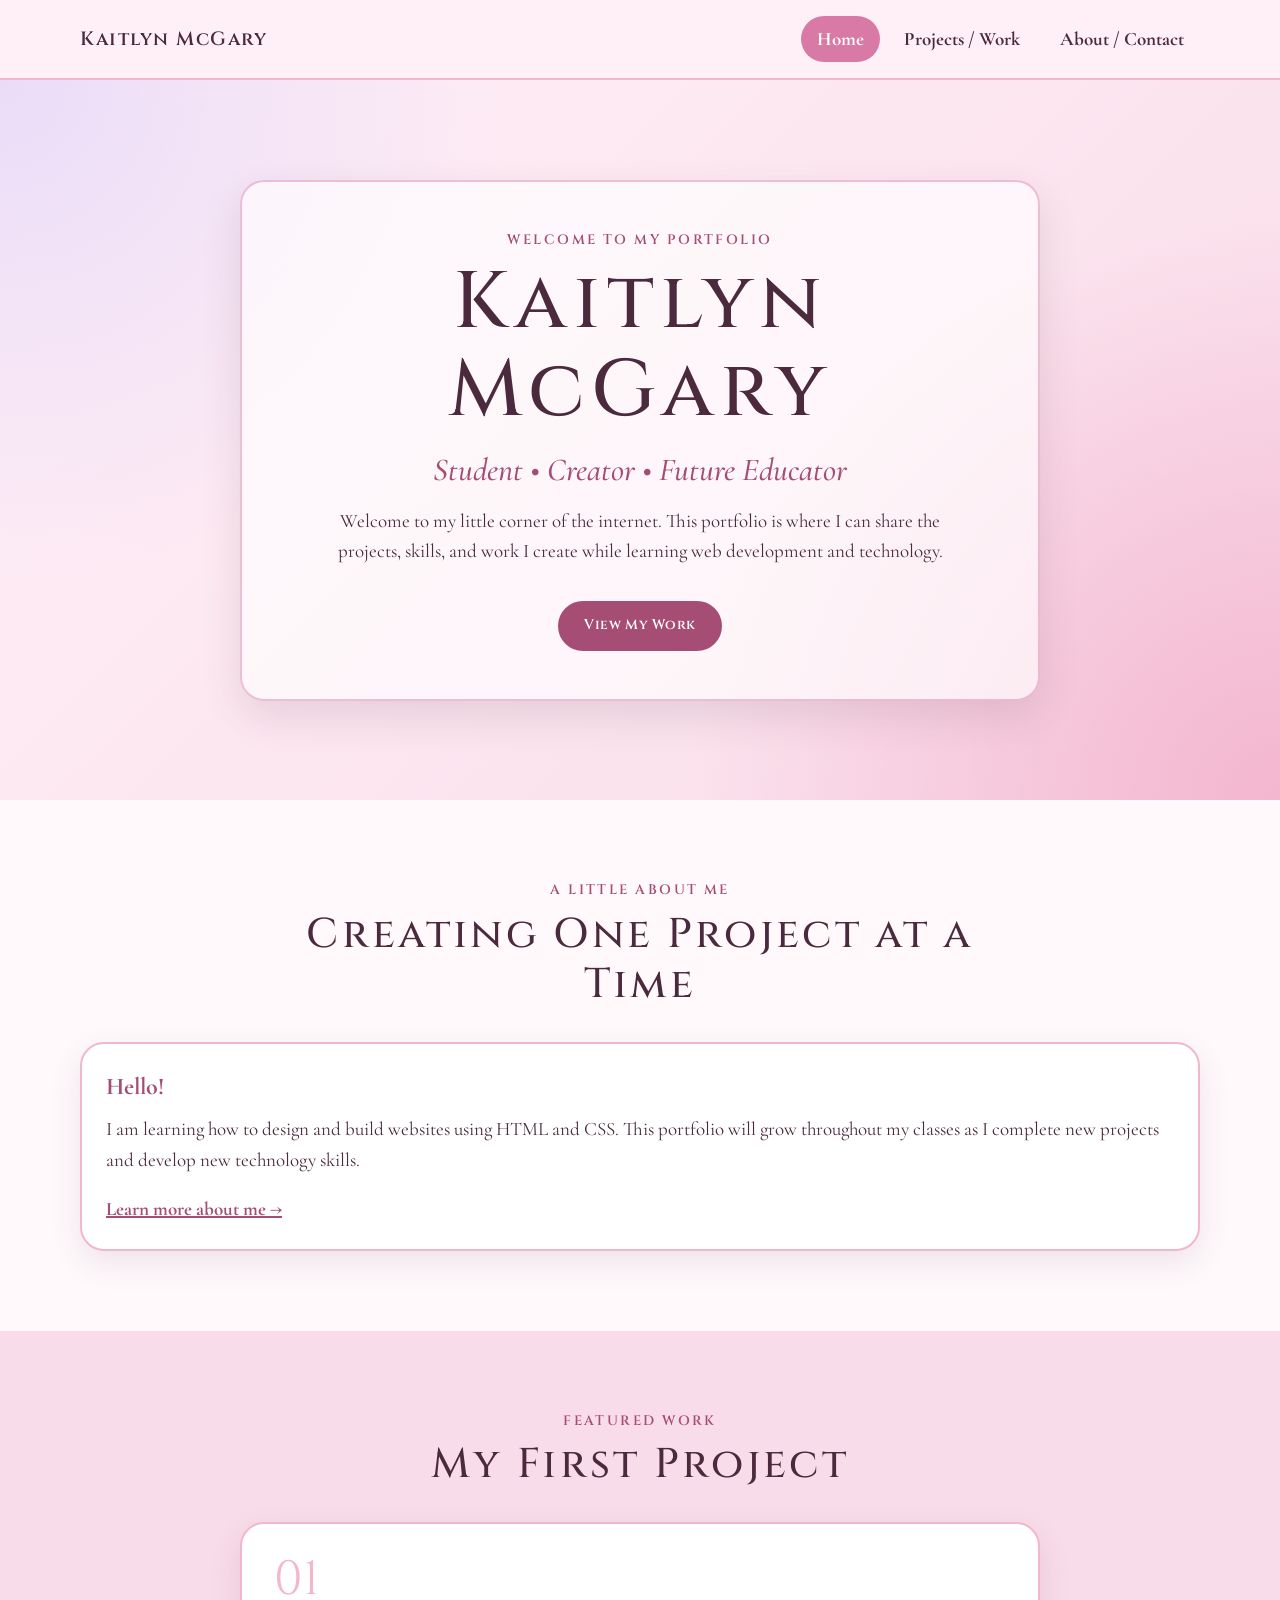
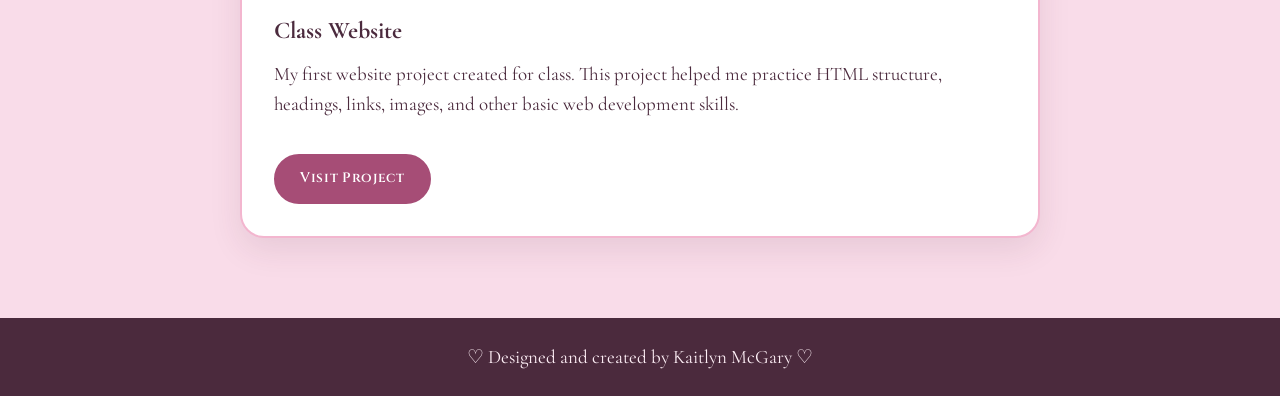
<file: index.html>
<!DOCTYPE html>
<html lang="en">
<head>
    <meta charset="UTF-8">

    <meta name="viewport" content="width=device-width, initial-scale=1.0">

    <title>Kaitlyn McGary | Home</title>

    <!-- Google Fonts -->
    <link rel="preconnect" href="https://fonts.googleapis.com">
    <link rel="preconnect" href="https://fonts.gstatic.com" crossorigin>

    <link
        href="https://fonts.googleapis.com/css2?family=Cinzel:wght@400;500;600&family=Cormorant+Garamond:wght@400;500;600;700&display=swap"
        rel="stylesheet"
    >

    <!-- CSS File -->
    <link rel="stylesheet" href="style.css">
</head>

<body>

    <header class="site-header">

        <div class="header-container">

            <a class="logo" href="index.html">
                Kaitlyn McGary
            </a>

            <nav aria-label="Main navigation">
                <ul class="nav-list">

                    <li>
                        <a class="active" href="index.html" aria-current="page">
                            Home
                        </a>
                    </li>

                    <li>
                        <a href="projects.html">
                            Projects / Work
                        </a>
                    </li>

                    <li>
                        <a href="about.html">
                            About / Contact
                        </a>
                    </li>

                </ul>
            </nav>

        </div>

    </header>


    <main>

        <!-- HERO -->
        <section id="hero">

            <div class="hero-content">

                <p class="eyebrow">
                    Welcome to my portfolio
                </p>

                <h1>
                    Kaitlyn McGary
                </h1>

                <h2>
                    Student • Creator • Future Educator
                </h2>

                <p>
                    Welcome to my little corner of the internet.
                    This portfolio is where I can share the projects,
                    skills, and work I create while learning web
                    development and technology.
                </p>

                <a class="button" href="projects.html">
                    View My Work
                </a>

            </div>

        </section>


        <!-- INTRODUCTION -->
        <section class="section">

            <div class="section-container">

                <div class="section-heading">

                    <p class="eyebrow">
                        A Little About Me
                    </p>

                    <h2>
                        Creating One Project at a Time
                    </h2>

                </div>


                <div class="princess-card">

                    <h3>
                        Hello!
                    </h3>

                    <p>
                        I am learning how to design and build websites
                        using HTML and CSS. This portfolio will grow
                        throughout my classes as I complete new projects
                        and develop new technology skills.
                    </p>

                    <a class="text-link" href="about.html">
                        Learn more about me →
                    </a>

                </div>

            </div>

        </section>


        <!-- FEATURED PROJECT -->
        <section class="section pink-section">

            <div class="section-container">

                <div class="section-heading">

                    <p class="eyebrow">
                        Featured Work
                    </p>

                    <h2>
                        My First Project
                    </h2>

                </div>


                <article id="featured-project" class="project-card">

                    <div class="project-number">
                        01
                    </div>

                    <div class="project-content">

                        <h3>
                            Class Website
                        </h3>

                        <p>
                            My first website project created for class.
                            This project helped me practice HTML structure,
                            headings, links, images, and other basic web
                            development skills.
                        </p>

                        <a
                            class="button"
                            href="https://kmcgary-boop.github.io/class-website/"
                            target="_blank"
                            rel="noopener"
                        >
                            Visit Project
                        </a>

                    </div>

                </article>

            </div>

        </section>

    </main>


    <footer class="site-footer">

        <p>
            ♡ Designed and created by Kaitlyn McGary ♡
        </p>

    </footer>

</body>
</html>
</file>
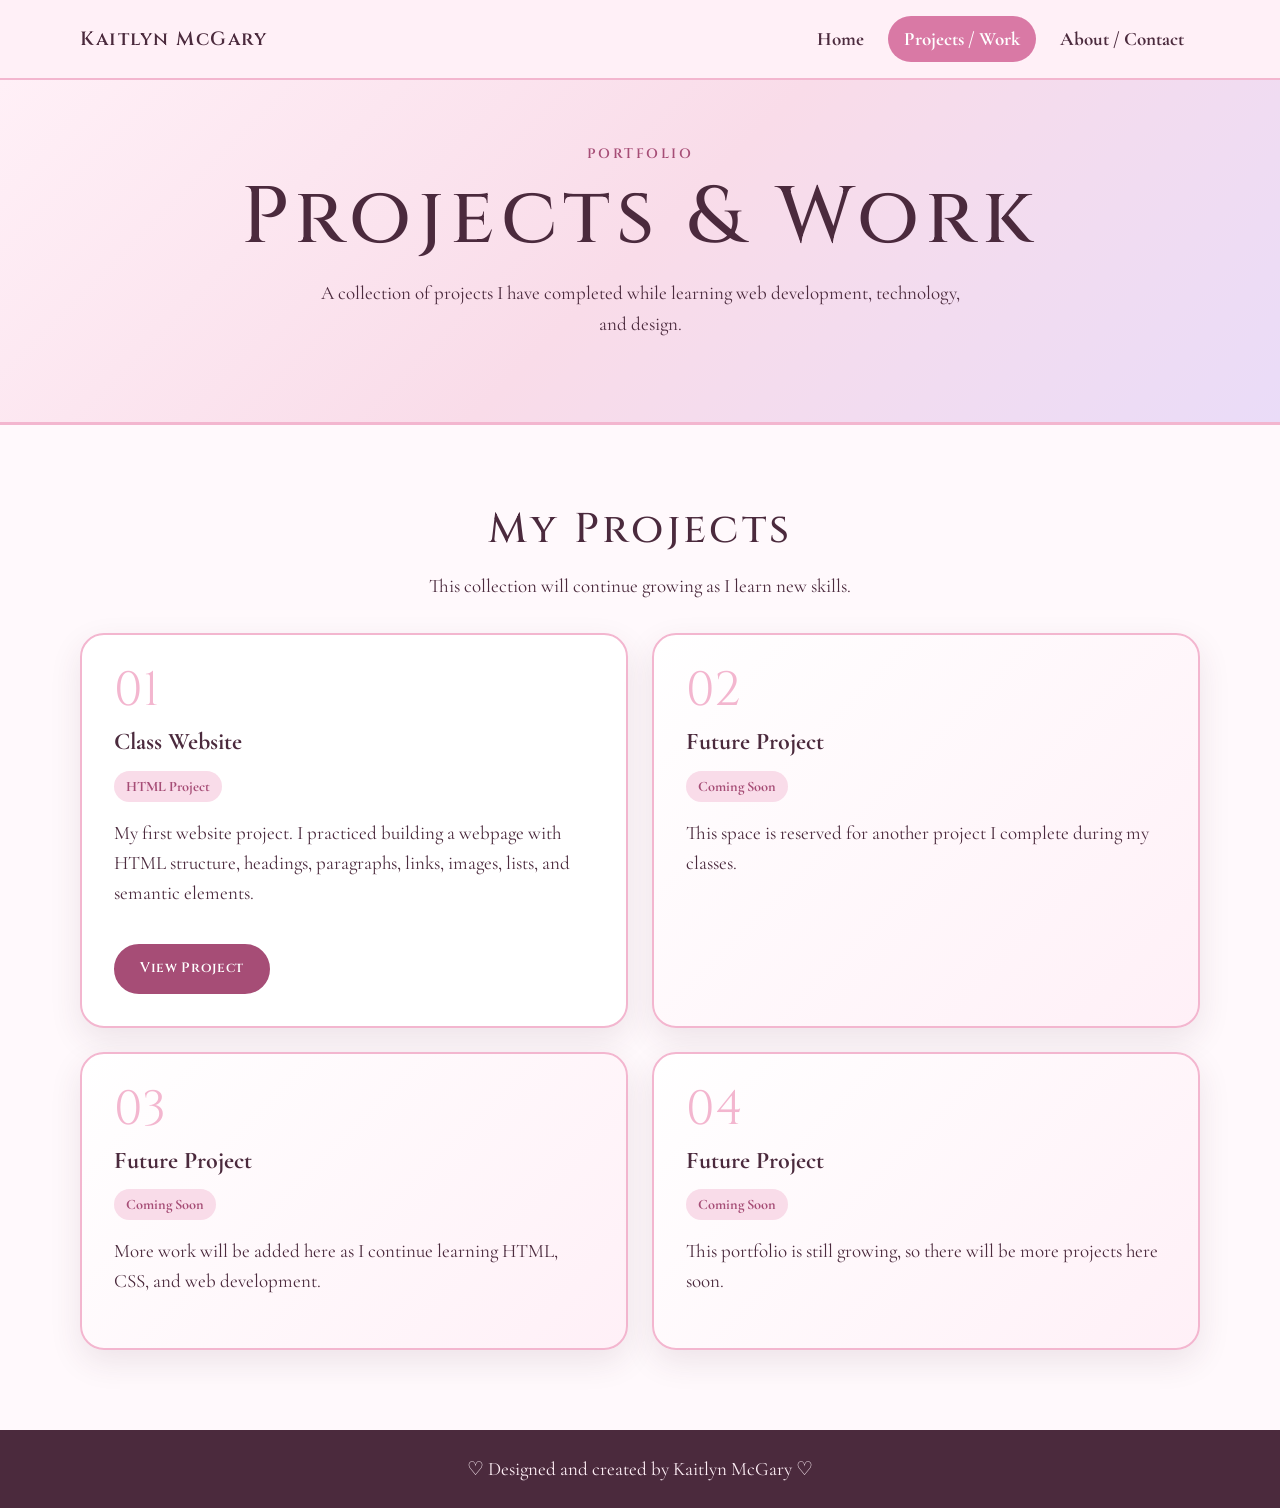
<file: projects.html>
<!DOCTYPE html>
<html lang="en">
<head>
    <meta charset="UTF-8">

    <meta name="viewport" content="width=device-width, initial-scale=1.0">

    <title>Kaitlyn McGary | Projects</title>

    <!-- Google Fonts -->
    <link rel="preconnect" href="https://fonts.googleapis.com">
    <link rel="preconnect" href="https://fonts.gstatic.com" crossorigin>

    <link
        href="https://fonts.googleapis.com/css2?family=Cinzel:wght@400;500;600&family=Cormorant+Garamond:wght@400;500;600;700&display=swap"
        rel="stylesheet"
    >

    <!-- CSS File -->
    <link rel="stylesheet" href="style.css">
</head>

<body>

    <header class="site-header">

        <div class="header-container">

            <a class="logo" href="index.html">
                Kaitlyn McGary
            </a>

            <nav aria-label="Main navigation">

                <ul class="nav-list">

                    <li>
                        <a href="index.html">
                            Home
                        </a>
                    </li>

                    <li>
                        <a
                            class="active"
                            href="projects.html"
                            aria-current="page"
                        >
                            Projects / Work
                        </a>
                    </li>

                    <li>
                        <a href="about.html">
                            About / Contact
                        </a>
                    </li>

                </ul>

            </nav>

        </div>

    </header>


    <main>

        <!-- PAGE TITLE -->
        <section class="page-banner">

            <div class="section-container">

                <p class="eyebrow">
                    Portfolio
                </p>

                <h1>
                    Projects & Work
                </h1>

                <p>
                    A collection of projects I have completed while
                    learning web development, technology, and design.
                </p>

            </div>

        </section>


        <!-- PROJECTS -->
        <section class="section">

            <div class="section-container">

                <div class="section-heading">

                    <h2>
                        My Projects
                    </h2>

                    <p>
                        This collection will continue growing as I learn
                        new skills.
                    </p>

                </div>


                <div class="project-grid">

                    <!-- PROJECT 1 -->
                    <article class="project-card">

                        <div class="project-number">
                            01
                        </div>

                        <div class="project-content">

                            <h3>
                                Class Website
                            </h3>

                            <p class="project-label">
                                HTML Project
                            </p>

                            <p>
                                My first website project. I practiced
                                building a webpage with HTML structure,
                                headings, paragraphs, links, images,
                                lists, and semantic elements.
                            </p>

                            <a
                                class="button"
                                href="https://kmcgary-boop.github.io/class-website/"
                                target="_blank"
                                rel="noopener"
                            >
                                View Project
                            </a>

                        </div>

                    </article>


                    <!-- PROJECT 2 -->
                    <article class="project-card coming-soon">

                        <div class="project-number">
                            02
                        </div>

                        <div class="project-content">

                            <h3>
                                Future Project
                            </h3>

                            <p class="project-label">
                                Coming Soon
                            </p>

                            <p>
                                This space is reserved for another project
                                I complete during my classes.
                            </p>

                        </div>

                    </article>


                    <!-- PROJECT 3 -->
                    <article class="project-card coming-soon">

                        <div class="project-number">
                            03
                        </div>

                        <div class="project-content">

                            <h3>
                                Future Project
                            </h3>

                            <p class="project-label">
                                Coming Soon
                            </p>

                            <p>
                                More work will be added here as I continue
                                learning HTML, CSS, and web development.
                            </p>

                        </div>

                    </article>


                    <!-- PROJECT 4 -->
                    <article class="project-card coming-soon">

                        <div class="project-number">
                            04
                        </div>

                        <div class="project-content">

                            <h3>
                                Future Project
                            </h3>

                            <p class="project-label">
                                Coming Soon
                            </p>

                            <p>
                                This portfolio is still growing, so there
                                will be more projects here soon.
                            </p>

                        </div>

                    </article>

                </div>

            </div>

        </section>

    </main>


    <footer class="site-footer">

        <p>
            ♡ Designed and created by Kaitlyn McGary ♡
        </p>

    </footer>

</body>
</html>
</file>
<file: style.css>
/* =========================================
   COLOR PALETTE AND BASIC SETTINGS
   ========================================= */

:root {
    --deep-plum: #4b2a3d;
    --dark-pink: #a64d76;
    --rose-pink: #d979a5;
    --princess-pink: #f3b6cf;
    --blush-pink: #f9dce9;
    --light-pink: #fff0f7;
    --cream: #fff9fc;
    --lavender: #eadcf8;
    --white: #ffffff;

    /* Spacing system: multiples of 8px */
    --space-1: 8px;
    --space-2: 16px;
    --space-3: 24px;
    --space-4: 32px;
    --space-5: 40px;
    --space-6: 48px;
    --space-8: 64px;

    --border-radius: 24px;
}


/* =========================================
   RESET
   ========================================= */

* {
    box-sizing: border-box;
}

html {
    scroll-behavior: smooth;
}

body {
    margin: 0;
    background-color: var(--cream);
    color: var(--deep-plum);

    font-family: "Cormorant Garamond", serif;
    font-size: 18px;
    line-height: 1.6;
}

img {
    max-width: 100%;
    display: block;
}

a {
    color: inherit;
}

p {
    margin-top: 0;
}


/* =========================================
   HEADINGS
   ========================================= */

h1,
h2,
h3 {
    margin-top: 0;
    color: var(--deep-plum);
}

h1,
h2 {
    font-family: "Cinzel", serif;
    font-weight: 500;
    letter-spacing: 0.08em;
}

h1 {
    margin-bottom: var(--space-2);
    font-size: clamp(2.2rem, 8vw, 5rem);
    line-height: 1.1;
}

h2 {
    margin-bottom: var(--space-2);
    font-size: clamp(1.6rem, 5vw, 2.6rem);
    line-height: 1.2;
}

h3 {
    margin-bottom: var(--space-1);

    font-family: "Cormorant Garamond", serif;
    font-size: 1.5rem;
}


/* =========================================
   HEADER AND NAVIGATION
   ========================================= */

.site-header {
    position: sticky;
    top: 0;
    z-index: 1000;

    padding: var(--space-2);

    background-color: rgba(255, 240, 247, 0.96);

    border-bottom: 2px solid var(--princess-pink);
}

.header-container {
    width: min(1120px, 100%);
    margin: 0 auto;
}

.logo {
    display: block;

    margin-bottom: var(--space-2);

    color: var(--deep-plum);

    font-family: "Cinzel", serif;
    font-size: 1.2rem;
    font-weight: 600;
    letter-spacing: 0.08em;

    text-align: center;
    text-decoration: none;
}

.nav-list {
    display: flex;
    flex-direction: column;
    gap: var(--space-1);

    margin: 0;
    padding: 0;

    list-style: none;
}

.nav-list a {
    display: block;

    padding: var(--space-1) var(--space-2);

    border-radius: 999px;

    font-weight: 700;
    text-align: center;
    text-decoration: none;

    transition:
        background-color 0.3s ease,
        color 0.3s ease,
        transform 0.3s ease;
}

.nav-list a:hover {
    background-color: var(--princess-pink);
    transform: translateY(-2px);
}

.nav-list .active {
    background-color: var(--rose-pink);
    color: var(--white);
}


/* =========================================
   HERO
   ========================================= */

/* ID SELECTOR */
#hero {
    min-height: 70vh;

    display: flex;
    align-items: center;
    justify-content: center;

    padding: var(--space-8) var(--space-2);

    text-align: center;

    background:
        radial-gradient(
            circle at top left,
            var(--lavender),
            transparent 35%
        ),
        radial-gradient(
            circle at bottom right,
            var(--princess-pink),
            transparent 40%
        ),
        linear-gradient(
            135deg,
            var(--light-pink),
            var(--blush-pink)
        );
}

.hero-content {
    width: min(800px, 100%);

    padding: var(--space-4);

    background-color: rgba(255, 255, 255, 0.65);

    border: 2px solid rgba(217, 121, 165, 0.45);
    border-radius: var(--border-radius);

    box-shadow: 0 16px 40px rgba(75, 42, 61, 0.12);
}

.hero-content h2 {
    color: var(--dark-pink);

    font-family: "Cormorant Garamond", serif;
    font-size: clamp(1.25rem, 4vw, 2rem);
    font-style: italic;
    letter-spacing: normal;
}

.hero-content p {
    max-width: 650px;
    margin-left: auto;
    margin-right: auto;
}


/* =========================================
   REUSABLE LAYOUT
   ========================================= */

.section {
    padding: var(--space-8) var(--space-2);
}

.section-container {
    width: min(1120px, 100%);
    margin: 0 auto;
}

.section-heading {
    max-width: 700px;
    margin: 0 auto var(--space-4);

    text-align: center;
}

.pink-section {
    background-color: var(--blush-pink);
}

.eyebrow {
    margin-bottom: var(--space-1);

    color: var(--dark-pink);

    font-family: "Cinzel", serif;
    font-size: 0.85rem;
    font-weight: 600;
    letter-spacing: 0.18em;
    text-transform: uppercase;
}


/* =========================================
   BUTTONS AND LINKS
   ========================================= */

.button {
    display: inline-block;

    margin-top: var(--space-2);
    padding: 12px var(--space-3);

    background-color: var(--dark-pink);
    color: var(--white);

    border: 2px solid var(--dark-pink);
    border-radius: 999px;

    font-family: "Cinzel", serif;
    font-size: 0.85rem;
    font-weight: 600;
    letter-spacing: 0.05em;

    text-decoration: none;

    transition:
        background-color 0.3s ease,
        color 0.3s ease,
        transform 0.3s ease;
}

.button:hover {
    background-color: var(--white);
    color: var(--dark-pink);

    transform: translateY(-3px);
}

.text-link {
    color: var(--dark-pink);
    font-weight: 700;
    text-decoration-thickness: 2px;
}


/* =========================================
   CARDS
   ========================================= */

.princess-card {
    padding: var(--space-3);

    background-color: var(--white);

    border: 2px solid var(--princess-pink);
    border-radius: var(--border-radius);

    box-shadow: 0 12px 32px rgba(75, 42, 61, 0.1);
}

.princess-card h3 {
    color: var(--dark-pink);
}


/* =========================================
   PAGE BANNER
   ========================================= */

.page-banner {
    padding: var(--space-8) var(--space-2);

    text-align: center;

    background:
        linear-gradient(
            135deg,
            var(--light-pink),
            var(--blush-pink),
            var(--lavender)
        );

    border-bottom: 3px solid var(--princess-pink);
}

.page-banner p {
    max-width: 650px;
    margin-left: auto;
    margin-right: auto;
}


/* =========================================
   PROJECTS
   ========================================= */

.project-grid {
    display: grid;
    grid-template-columns: 1fr;
    gap: var(--space-3);
}

.project-card {
    position: relative;

    overflow: hidden;

    padding: var(--space-3);

    background-color: var(--white);

    border: 2px solid var(--princess-pink);
    border-radius: var(--border-radius);

    box-shadow: 0 12px 32px rgba(75, 42, 61, 0.1);

    transition:
        transform 0.3s ease,
        box-shadow 0.3s ease;
}

.project-card:hover {
    transform: translateY(-4px);

    box-shadow: 0 18px 40px rgba(75, 42, 61, 0.16);
}

.project-number {
    margin-bottom: var(--space-1);

    color: var(--princess-pink);

    font-family: "Cinzel", serif;
    font-size: 3rem;
    line-height: 1;
}

.project-label {
    display: inline-block;

    margin-bottom: var(--space-2);
    padding: 4px 12px;

    background-color: var(--blush-pink);
    color: var(--dark-pink);

    border-radius: 999px;

    font-size: 0.9rem;
    font-weight: 700;
}

.coming-soon {
    background:
        linear-gradient(
            135deg,
            var(--white),
            var(--light-pink)
        );
}


/* ID SELECTOR */
#featured-project {
    max-width: 800px;
    margin: 0 auto;
}


/* =========================================
   ABOUT PAGE
   ========================================= */

.about-layout {
    display: grid;
    grid-template-columns: 1fr;
    gap: var(--space-3);
}

.pretty-list {
    padding-left: var(--space-3);
}

.pretty-list li {
    margin-bottom: var(--space-1);
}

.pretty-list li::marker {
    color: var(--rose-pink);
}


/* =========================================
   SKILLS
   ========================================= */

.skills-grid {
    display: grid;
    grid-template-columns: 1fr;
    gap: var(--space-3);
}

.skill-card {
    padding: var(--space-3);

    background-color: rgba(255, 255, 255, 0.8);

    border: 2px solid var(--white);
    border-radius: var(--border-radius);

    text-align: center;
}

.skill-card h3 {
    color: var(--dark-pink);

    font-family: "Cinzel", serif;
}


/* =========================================
   CONTACT
   ========================================= */

/* ID SELECTOR */
#contact {
    background-color: var(--cream);
}

.contact-card {
    max-width: 700px;
    margin: 0 auto;
    padding: var(--space-4);

    background:
        linear-gradient(
            135deg,
            var(--light-pink),
            var(--white)
        );

    border: 3px solid var(--princess-pink);
    border-radius: var(--border-radius);

    box-shadow: 0 16px 40px rgba(75, 42, 61, 0.12);

    text-align: center;
}


/* =========================================
   FOOTER
   ========================================= */

.site-footer {
    padding: var(--space-3) var(--space-2);

    background-color: var(--deep-plum);
    color: var(--light-pink);

    text-align: center;
}

.site-footer p {
    margin: 0;
}


/* =========================================
   MOBILE
   Default layout works at 320px
   ========================================= */

@media (max-width: 767px) {

    .hero-content {
        padding: var(--space-3);
    }

    .section {
        padding-top: var(--space-6);
        padding-bottom: var(--space-6);
    }

}


/* =========================================
   TABLET
   768px AND UP
   ========================================= */

@media (min-width: 768px) {

    .header-container {
        display: flex;
        align-items: center;
        justify-content: space-between;

        gap: var(--space-3);
    }

    .logo {
        margin-bottom: 0;
        text-align: left;
    }

    .nav-list {
        flex-direction: row;
        align-items: center;
    }

    .project-grid {
        grid-template-columns: repeat(2, 1fr);
    }

    .about-layout {
        grid-template-columns: repeat(2, 1fr);
    }

    .skills-grid {
        grid-template-columns: repeat(3, 1fr);
    }

}


/* =========================================
   DESKTOP
   1200px AND UP
   ========================================= */

@media (min-width: 1200px) {

    body {
        font-size: 19px;
    }

    #hero {
        min-height: 80vh;
    }

    .hero-content {
        padding: var(--space-6);
    }

    .section {
        padding-top: 80px;
        padding-bottom: 80px;
    }

    .project-card {
        padding: var(--space-4);
    }

}

/* ACCESSIBLE CONTACT FORM */

.contact-form,
#contact-form {
    max-width: 550px;
    margin: 24px auto;
    text-align: left;
}

.form-field {
    margin-bottom: 20px;
}

.form-field label,
.form-field legend {
    display: block;
    margin-bottom: 8px;
    font-weight: bold;
}

.form-field input[type="text"],
.form-field input[type="email"],
.form-field textarea {
    width: 100%;
    padding: 12px;
    border: 2px solid #6e5467;
    border-radius: 8px;
    background-color: #ffffff;
    color: #29212b;
    font: inherit;
    box-sizing: border-box;
}

.form-field fieldset,
fieldset.form-field {
    padding: 16px;
    border: 2px solid #6e5467;
    border-radius: 8px;
}

fieldset.form-field label {
    display: block;
    margin: 8px 0;
}

.form-field input:focus-visible,
.form-field textarea:focus-visible,
#contact-form button:focus-visible {
    outline: 3px solid #65345a;
    outline-offset: 3px;
}

.form-field [aria-invalid="true"] {
    border-color: #a32139 !important;
}

.field-error {
    display: block;
    margin-top: 5px;
    color: #89152d;
    font-weight: bold;
}

.field-error:empty {
    display: none;
}

#contact-form button {
    cursor: pointer;
    font: inherit;
}

#form-status {
    margin-top: 15px;
}
</file>
